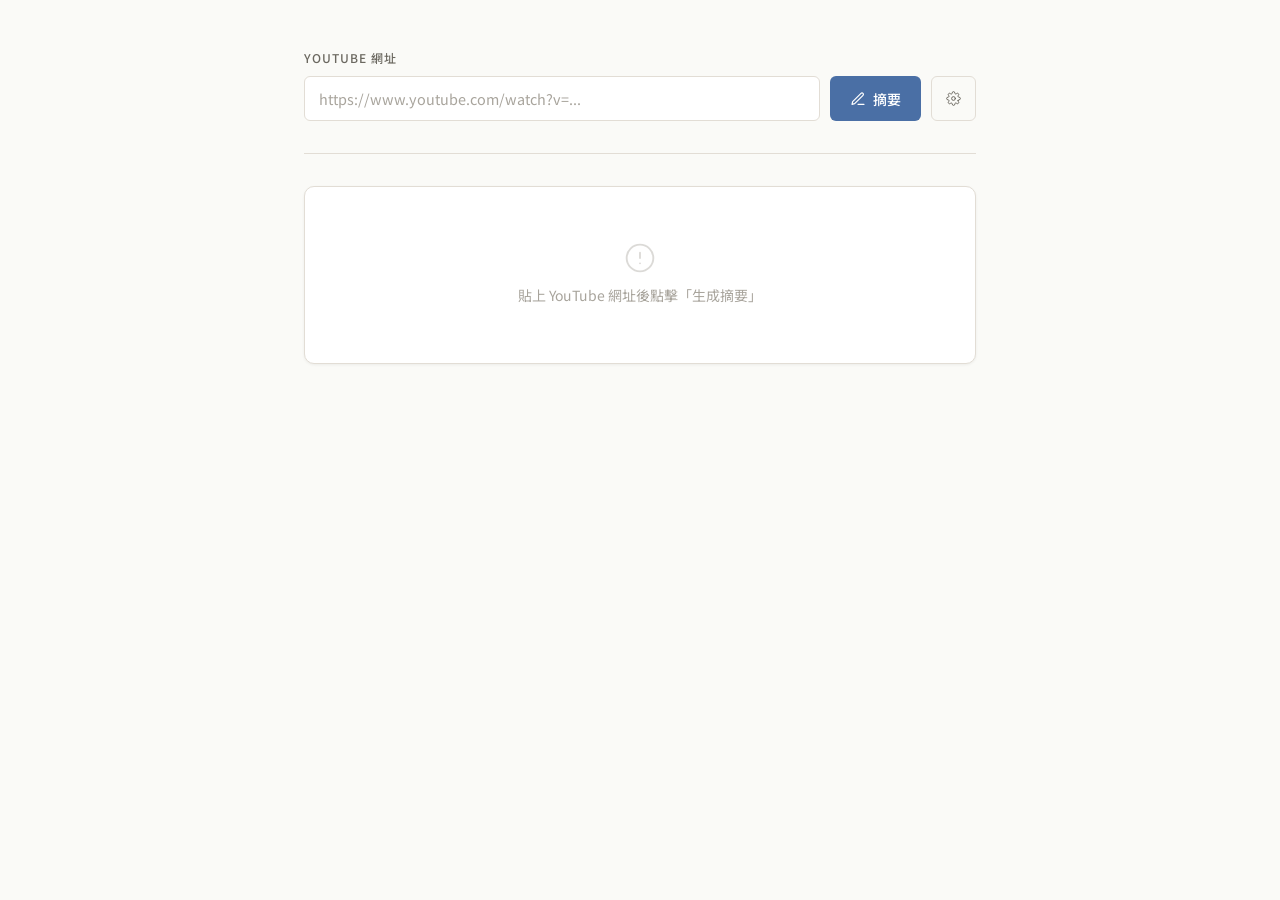
<file: Y2BSummary_web/index.html>
<!DOCTYPE html>
<html lang="zh-TW">
<head>
  <meta charset="UTF-8" />
  <meta name="viewport" content="width=device-width, initial-scale=1.0" />
  <title>YouTube 摘要</title>
  <!-- 內嵌 SVG data URI：分頁圖示不依賴第二次請求；另保留同目錄 favicon.svg 供書籤／離線使用 -->
  <link rel="icon" type="image/svg+xml" sizes="any" href="data:image/svg+xml,%3Csvg%20xmlns%3D%22http%3A%2F%2Fwww.w3.org%2F2000%2Fsvg%22%20viewBox%3D%220%200%2032%2032%22%20role%3D%22img%22%20aria-label%3D%22YouTube%20%E6%91%98%E8%A6%81%22%3E%20%3Cdefs%3E%20%3ClinearGradient%20id%3D%22bg%22%20x1%3D%220%25%22%20y1%3D%220%25%22%20x2%3D%22100%25%22%20y2%3D%22100%25%22%3E%20%3Cstop%20offset%3D%220%25%22%20stop-color%3D%22%235A7FB8%22%2F%3E%20%3Cstop%20offset%3D%22100%25%22%20stop-color%3D%22%233D5F94%22%2F%3E%20%3C%2FlinearGradient%3E%20%3C%2Fdefs%3E%20%3Crect%20width%3D%2232%22%20height%3D%2232%22%20rx%3D%228%22%20fill%3D%22url(%23bg)%22%2F%3E%20%3Cpath%20d%3D%22M11%209v14l11-7-11-7z%22%20fill%3D%22%23FAFAF7%22%2F%3E%20%3Crect%20x%3D%228%22%20y%3D%2223.5%22%20width%3D%2216%22%20height%3D%222.2%22%20rx%3D%221.1%22%20fill%3D%22%23FAFAF7%22%20opacity%3D%220.92%22%2F%3E%20%3C%2Fsvg%3E" />
  <link rel="icon" href="favicon.svg" type="image/svg+xml" sizes="any" />
  <link rel="preconnect" href="https://fonts.googleapis.com" />
  <link rel="preconnect" href="https://fonts.gstatic.com" crossorigin />
  <link href="https://fonts.googleapis.com/css2?family=Noto+Serif+TC:wght@400;600&family=Noto+Sans+TC:wght@300;400;500&display=swap" rel="stylesheet" />
  <style>
    *, *::before, *::after {
      box-sizing: border-box;
      margin: 0;
      padding: 0;
    }

    :root {
      --bg:        #FAFAF7;
      --bg-card:   #FFFFFF;
      --border:    #E2DDD5;
      --border-focus: #8A9BB5;
      --ink:       #1C1C1E;
      --ink-muted: #6B6860;
      --ink-faint: #A8A49C;
      --accent:    #4A6FA5;
      --accent-bg: #EEF2F8;
      --danger:    #B84040;
      --success:   #3A7D5A;
      --shadow-sm: 0 1px 3px rgba(0,0,0,0.06);
      --shadow-md: 0 4px 16px rgba(0,0,0,0.08);
      --radius:    6px;
      --radius-lg: 10px;
      --font-serif: 'Noto Serif TC', serif;
      --font-sans:  'Noto Sans TC', sans-serif;
      --transition: 180ms ease;
    }

    html { font-size: 16px; }

    body {
      font-family: var(--font-sans);
      background: var(--bg);
      color: var(--ink);
      min-height: 100vh;
      line-height: 1.7;
      -webkit-font-smoothing: antialiased;
    }

    /* ── Layout ── */
    .page-wrapper {
      max-width: 720px;
      margin: 0 auto;
      padding: 48px 24px 80px;
    }

    /* ── Settings button ── */
    .btn-settings {
      display: flex;
      align-items: center;
      gap: 6px;
      padding: 7px 14px;
      background: transparent;
      border: 1px solid var(--border);
      border-radius: var(--radius);
      color: var(--ink-muted);
      font-family: var(--font-sans);
      font-size: 0.8rem;
      font-weight: 400;
      cursor: pointer;
      transition: border-color var(--transition), color var(--transition), background var(--transition);
    }

    .btn-settings:hover {
      border-color: var(--border-focus);
      color: var(--ink);
      background: var(--accent-bg);
    }

    .btn-settings:focus-visible {
      outline: 2px solid var(--accent);
      outline-offset: 2px;
    }

    .btn-settings svg {
      width: 15px;
      height: 15px;
      flex-shrink: 0;
    }

    /* ── URL Input Section ── */
    .input-section {
      margin-bottom: 32px;
    }

    .input-label {
      display: block;
      font-size: 0.75rem;
      font-weight: 500;
      color: var(--ink-muted);
      letter-spacing: 0.08em;
      text-transform: uppercase;
      margin-bottom: 8px;
    }

    .url-row {
      display: flex;
      gap: 10px;
      align-items: stretch;
    }

    .url-input {
      flex: 1;
      padding: 11px 14px;
      background: var(--bg-card);
      border: 1px solid var(--border);
      border-radius: var(--radius);
      font-family: var(--font-sans);
      font-size: 0.9rem;
      color: var(--ink);
      transition: border-color var(--transition), box-shadow var(--transition);
      min-width: 0;
    }

    .url-input::placeholder {
      color: var(--ink-faint);
    }

    .url-input:focus {
      outline: none;
      border-color: var(--border-focus);
      box-shadow: 0 0 0 3px rgba(74, 111, 165, 0.12);
    }

    /* ── Submit button ── */
    .btn-submit {
      display: flex;
      align-items: center;
      gap: 7px;
      padding: 11px 20px;
      background: var(--accent);
      border: none;
      border-radius: var(--radius);
      color: #fff;
      font-family: var(--font-sans);
      font-size: 0.875rem;
      font-weight: 500;
      cursor: pointer;
      white-space: nowrap;
      transition: background var(--transition), opacity var(--transition);
    }

    .btn-submit:hover:not(:disabled) {
      background: #3a5f95;
    }

    .btn-submit:disabled {
      opacity: 0.5;
      cursor: not-allowed;
    }

    .btn-submit:focus-visible {
      outline: 2px solid var(--accent);
      outline-offset: 2px;
    }

    .btn-submit svg {
      width: 16px;
      height: 16px;
      flex-shrink: 0;
    }

    /* ── Divider ── */
    .divider {
      border: none;
      border-top: 1px solid var(--border);
      margin: 32px 0;
    }

    /* ── Result Section ── */
    .result-section {
      min-height: 120px;
    }

    .result-card {
      background: var(--bg-card);
      border: 1px solid var(--border);
      border-radius: var(--radius-lg);
      padding: 28px 32px;
      box-shadow: var(--shadow-sm);
      min-height: 120px;
    }

    /* Placeholder state */
    .result-placeholder {
      display: flex;
      flex-direction: column;
      align-items: center;
      justify-content: center;
      gap: 10px;
      min-height: 120px;
      color: var(--ink-faint);
      font-size: 0.875rem;
    }

    .result-placeholder svg {
      width: 32px;
      height: 32px;
      opacity: 0.4;
    }

    /* Loading state */
    .result-loading {
      display: flex;
      flex-direction: column;
      align-items: center;
      justify-content: center;
      gap: 14px;
      min-height: 120px;
      color: var(--ink-muted);
      font-size: 0.875rem;
    }

    .spinner {
      width: 28px;
      height: 28px;
      border: 2px solid var(--border);
      border-top-color: var(--accent);
      border-radius: 50%;
      animation: spin 0.8s linear infinite;
    }

    @keyframes spin {
      to { transform: rotate(360deg); }
    }

    /* Error state */
    .result-error {
      color: var(--danger);
      font-size: 0.875rem;
      display: flex;
      align-items: flex-start;
      gap: 10px;
    }

    .result-error svg {
      width: 16px;
      height: 16px;
      flex-shrink: 0;
      margin-top: 2px;
    }

    /* Content state */
    .result-content {
      font-size: 0.9rem;
      line-height: 1.8;
      color: var(--ink);
    }

    .result-content h1,
    .result-content h2,
    .result-content h3 {
      font-family: var(--font-serif);
      font-weight: 600;
      color: var(--ink);
      margin: 1.4em 0 0.5em;
    }

    .result-content h1 { font-size: 1.15rem; }
    .result-content h2 { font-size: 1.05rem; }
    .result-content h3 { font-size: 0.95rem; }

    .result-content h1:first-child,
    .result-content h2:first-child,
    .result-content h3:first-child {
      margin-top: 0;
    }

    .result-content p {
      margin-bottom: 0.9em;
    }

    .result-content ul,
    .result-content ol {
      padding-left: 1.4em;
      margin-bottom: 0.9em;
    }

    .result-content li {
      margin-bottom: 0.3em;
    }

    .result-content strong {
      font-weight: 500;
      color: var(--ink);
    }

    .result-content em {
      font-style: italic;
      color: var(--ink-muted);
    }

    .result-content code {
      font-family: 'Courier New', monospace;
      font-size: 0.82rem;
      background: var(--accent-bg);
      color: var(--accent);
      padding: 1px 5px;
      border-radius: 3px;
    }

    .result-content pre {
      background: #F4F2EE;
      border: 1px solid var(--border);
      border-radius: var(--radius);
      padding: 14px 16px;
      overflow-x: auto;
      margin-bottom: 0.9em;
    }

    .result-content pre code {
      background: none;
      padding: 0;
      color: var(--ink);
      font-size: 0.82rem;
    }

    /* ── Modal Overlay ── */
    .modal-overlay {
      position: fixed;
      inset: 0;
      background: rgba(28, 28, 30, 0.45);
      display: flex;
      align-items: center;
      justify-content: center;
      z-index: 50;
      padding: 24px;
      backdrop-filter: blur(2px);
      opacity: 0;
      pointer-events: none;
      transition: opacity 200ms ease;
    }

    .modal-overlay.is-open {
      opacity: 1;
      pointer-events: auto;
    }

    .modal {
      background: var(--bg-card);
      border: 1px solid var(--border);
      border-radius: var(--radius-lg);
      box-shadow: var(--shadow-md);
      width: 100%;
      max-width: 480px;
      transform: translateY(8px);
      transition: transform 200ms ease;
    }

    .modal-overlay.is-open .modal {
      transform: translateY(0);
    }

    .modal-header {
      display: flex;
      align-items: center;
      justify-content: space-between;
      padding: 20px 24px 16px;
      border-bottom: 1px solid var(--border);
    }

    .modal-title {
      font-family: var(--font-serif);
      font-size: 1rem;
      font-weight: 600;
      color: var(--ink);
      letter-spacing: 0.02em;
    }

    .btn-modal-close {
      display: flex;
      align-items: center;
      justify-content: center;
      width: 30px;
      height: 30px;
      background: transparent;
      border: none;
      border-radius: var(--radius);
      color: var(--ink-faint);
      cursor: pointer;
      transition: background var(--transition), color var(--transition);
    }

    .btn-modal-close:hover {
      background: var(--bg);
      color: var(--ink);
    }

    .btn-modal-close:focus-visible {
      outline: 2px solid var(--accent);
      outline-offset: 2px;
    }

    .btn-modal-close svg {
      width: 16px;
      height: 16px;
    }

    .modal-body {
      padding: 24px;
      display: flex;
      flex-direction: column;
      gap: 20px;
      max-height: min(70vh, 640px);
      overflow-y: auto;
    }

    .settings-fieldset {
      border: 1px solid var(--border);
      border-radius: var(--radius);
      padding: 14px 16px 16px;
      margin: 0;
    }

    .settings-fieldset legend {
      font-family: var(--font-sans);
      font-size: 0.78rem;
      font-weight: 600;
      color: var(--ink-muted);
      letter-spacing: 0.06em;
      padding: 0 6px;
    }

    .param-row {
      display: grid;
      grid-template-columns: 1fr 1fr;
      gap: 12px;
      margin-bottom: 14px;
    }

    .param-row .field {
      margin: 0;
    }

    .field {
      display: flex;
      flex-direction: column;
      gap: 6px;
    }

    .field-label {
      font-size: 0.78rem;
      font-weight: 500;
      color: var(--ink-muted);
      letter-spacing: 0.06em;
      text-transform: uppercase;
    }

    .field-hint {
      font-size: 0.75rem;
      color: var(--ink-faint);
      margin-top: 3px;
    }

    .field-input {
      padding: 9px 12px;
      background: var(--bg);
      border: 1px solid var(--border);
      border-radius: var(--radius);
      font-family: var(--font-sans);
      font-size: 0.875rem;
      color: var(--ink);
      transition: border-color var(--transition), box-shadow var(--transition);
    }

    .field-input::placeholder {
      color: var(--ink-faint);
    }

    .field-input:focus {
      outline: none;
      border-color: var(--border-focus);
      box-shadow: 0 0 0 3px rgba(74, 111, 165, 0.12);
    }

    .field-textarea {
      resize: vertical;
      min-height: 120px;
      line-height: 1.6;
    }

    .modal-footer {
      display: flex;
      align-items: center;
      justify-content: flex-end;
      gap: 10px;
      padding: 16px 24px 20px;
      border-top: 1px solid var(--border);
    }

    .btn-secondary {
      padding: 8px 16px;
      background: transparent;
      border: 1px solid var(--border);
      border-radius: var(--radius);
      color: var(--ink-muted);
      font-family: var(--font-sans);
      font-size: 0.85rem;
      cursor: pointer;
      transition: border-color var(--transition), color var(--transition);
    }

    .btn-secondary:hover {
      border-color: var(--border-focus);
      color: var(--ink);
    }

    .btn-secondary:focus-visible {
      outline: 2px solid var(--accent);
      outline-offset: 2px;
    }

    .btn-primary {
      padding: 8px 20px;
      background: var(--accent);
      border: none;
      border-radius: var(--radius);
      color: #fff;
      font-family: var(--font-sans);
      font-size: 0.85rem;
      font-weight: 500;
      cursor: pointer;
      transition: background var(--transition);
    }

    .btn-primary:hover {
      background: #3a5f95;
    }

    .btn-primary:focus-visible {
      outline: 2px solid var(--accent);
      outline-offset: 2px;
    }

    /* ── Toast ── */
    .toast {
      position: fixed;
      bottom: 28px;
      left: 50%;
      transform: translateX(-50%) translateY(12px);
      background: var(--ink);
      color: #fff;
      font-size: 0.82rem;
      padding: 9px 18px;
      border-radius: 20px;
      box-shadow: var(--shadow-md);
      opacity: 0;
      pointer-events: none;
      transition: opacity 200ms ease, transform 200ms ease;
      white-space: nowrap;
      z-index: 100;
    }

    .toast.is-visible {
      opacity: 1;
      transform: translateX(-50%) translateY(0);
    }

    /* ── Responsive ── */
    @media (max-width: 600px) {
      .page-wrapper {
        padding: 32px 16px 64px;
      }

      .url-row {
        flex-direction: column;
      }

      .result-card {
        padding: 20px 18px;
      }

      .modal-body {
        padding: 18px;
      }
    }

    @media (prefers-reduced-motion: reduce) {
      *, *::before, *::after {
        animation-duration: 0.01ms !important;
        transition-duration: 0.01ms !important;
      }
    }
  </style>
</head>
<body>
  <div class="page-wrapper">
    <!-- URL Input -->
    <section class="input-section">
      <label class="input-label" for="video-url">YouTube 網址</label>
      <div class="url-row">
        <input
          type="url"
          id="video-url"
          class="url-input"
          placeholder="https://www.youtube.com/watch?v=..."
          autocomplete="off"
          spellcheck="false"
        />
        <button class="btn-submit" id="submit-btn" type="button">
          <svg viewBox="0 0 24 24" fill="none" stroke="currentColor" stroke-width="1.8" stroke-linecap="round" stroke-linejoin="round" aria-hidden="true">
            <path d="M12 20h9"/>
            <path d="M16.5 3.5a2.121 2.121 0 0 1 3 3L7 19l-4 1 1-4L16.5 3.5z"/>
          </svg>
          摘要
        </button>
        <button class="btn-settings" id="settings-btn" aria-label="開啟設定">
          <svg viewBox="0 0 24 24" fill="none" stroke="currentColor" stroke-width="1.6" stroke-linecap="round" stroke-linejoin="round" aria-hidden="true">
            <circle cx="12" cy="12" r="3"/>
            <path d="M19.4 15a1.65 1.65 0 0 0 .33 1.82l.06.06a2 2 0 0 1-2.83 2.83l-.06-.06a1.65 1.65 0 0 0-1.82-.33 1.65 1.65 0 0 0-1 1.51V21a2 2 0 0 1-4 0v-.09A1.65 1.65 0 0 0 9 19.4a1.65 1.65 0 0 0-1.82.33l-.06.06a2 2 0 0 1-2.83-2.83l.06-.06A1.65 1.65 0 0 0 4.68 15a1.65 1.65 0 0 0-1.51-1H3a2 2 0 0 1 0-4h.09A1.65 1.65 0 0 0 4.6 9a1.65 1.65 0 0 0-.33-1.82l-.06-.06a2 2 0 0 1 2.83-2.83l.06.06A1.65 1.65 0 0 0 9 4.68a1.65 1.65 0 0 0 1-1.51V3a2 2 0 0 1 4 0v.09a1.65 1.65 0 0 0 1 1.51 1.65 1.65 0 0 0 1.82-.33l.06-.06a2 2 0 0 1 2.83 2.83l-.06.06A1.65 1.65 0 0 0 19.4 9a1.65 1.65 0 0 0 1.51 1H21a2 2 0 0 1 0 4h-.09a1.65 1.65 0 0 0-1.51 1z"/>
          </svg>
        </button>
      </div>
    </section>

    <hr class="divider" />

    <!-- Result -->
    <section class="result-section" aria-live="polite" aria-label="摘要結果">

        <div class="result-card" id="result-card">
          <div class="result-placeholder" id="result-placeholder">
            <svg viewBox="0 0 24 24" fill="none" stroke="currentColor" stroke-width="1.4" stroke-linecap="round" stroke-linejoin="round" aria-hidden="true">
              <circle cx="12" cy="12" r="10"/>
              <line x1="12" y1="8" x2="12" y2="12"/>
              <line x1="12" y1="16" x2="12.01" y2="16"/>
            </svg>
            <span>貼上 YouTube 網址後點擊「生成摘要」</span>
          </div>
          <div class="result-loading" id="result-loading" style="display:none">
            <div class="spinner" role="status" aria-label="載入中"></div>
            <span>正在分析影片內容，請稍候…</span>
          </div>
          <div class="result-error" id="result-error" style="display:none">
            <svg viewBox="0 0 24 24" fill="none" stroke="currentColor" stroke-width="1.8" stroke-linecap="round" stroke-linejoin="round" aria-hidden="true">
              <circle cx="12" cy="12" r="10"/>
              <line x1="12" y1="8" x2="12" y2="12"/>
              <line x1="12" y1="16" x2="12.01" y2="16"/>
            </svg>
            <span id="result-error-msg"></span>
          </div>
          <div class="result-content" id="result-content" style="display:none"></div>
        </div>

    </section>

  </div>

  <!-- Settings Modal -->
  <div class="modal-overlay" id="modal-overlay" role="dialog" aria-modal="true" aria-labelledby="modal-title">
    <div class="modal" id="modal">
      <div class="modal-header">
        <h2 class="modal-title" id="modal-title">API 設定</h2>
        <button class="btn-modal-close" id="modal-close" aria-label="關閉設定">
          <svg viewBox="0 0 24 24" fill="none" stroke="currentColor" stroke-width="2" stroke-linecap="round" stroke-linejoin="round" aria-hidden="true">
            <line x1="18" y1="6" x2="6" y2="18"/>
            <line x1="6" y1="6" x2="18" y2="18"/>
          </svg>
        </button>
      </div>

      <div class="modal-body">
        <div class="field">
          <label class="field-label" for="api-key">Gemini API Key</label>
          <input
            type="password"
            id="api-key"
            class="field-input"
            placeholder="AIza..."
            autocomplete="off"
          />
          <p class="field-hint">金鑰儲存於瀏覽器 localStorage，不會上傳至任何伺服器</p>
        </div>

        <div class="field">
          <label class="field-label" for="model-name">Model 名稱</label>
          <input
            type="text"
            id="model-name"
            class="field-input"
            placeholder="gemini-2.5-flash-preview-04-17"
          />
        </div>

        <div class="field">
          <label class="field-label" for="prompt-input">摘要 Prompt</label>
          <textarea
            id="prompt-input"
            class="field-input field-textarea"
            placeholder="請輸入 prompt…"
          ></textarea>
        </div>

        <fieldset class="settings-fieldset">
          <legend>參數設定</legend>
          <div class="param-row">
            <div class="field">
              <label class="field-label" for="fps">FPS（可小數）</label>
              <input type="number" id="fps" class="field-input" value="1" min="0.1" step="0.1" />
            </div>
            <div class="field">
              <label class="field-label" for="media-res">媒體解析度</label>
              <select id="media-res" class="field-input">
                <option value="default" selected>預設</option>
                <option value="low">低</option>
              </select>
            </div>
          </div>
        </fieldset>
      </div>

      <div class="modal-footer">
        <button class="btn-secondary" id="modal-cancel">取消</button>
        <button class="btn-primary" id="modal-save">儲存設定</button>
      </div>
    </div>
  </div>

  <!-- Toast -->
  <div class="toast" id="toast" role="status" aria-live="polite"></div>

  <script src="app.js"></script>
</body>
</html>
</file>
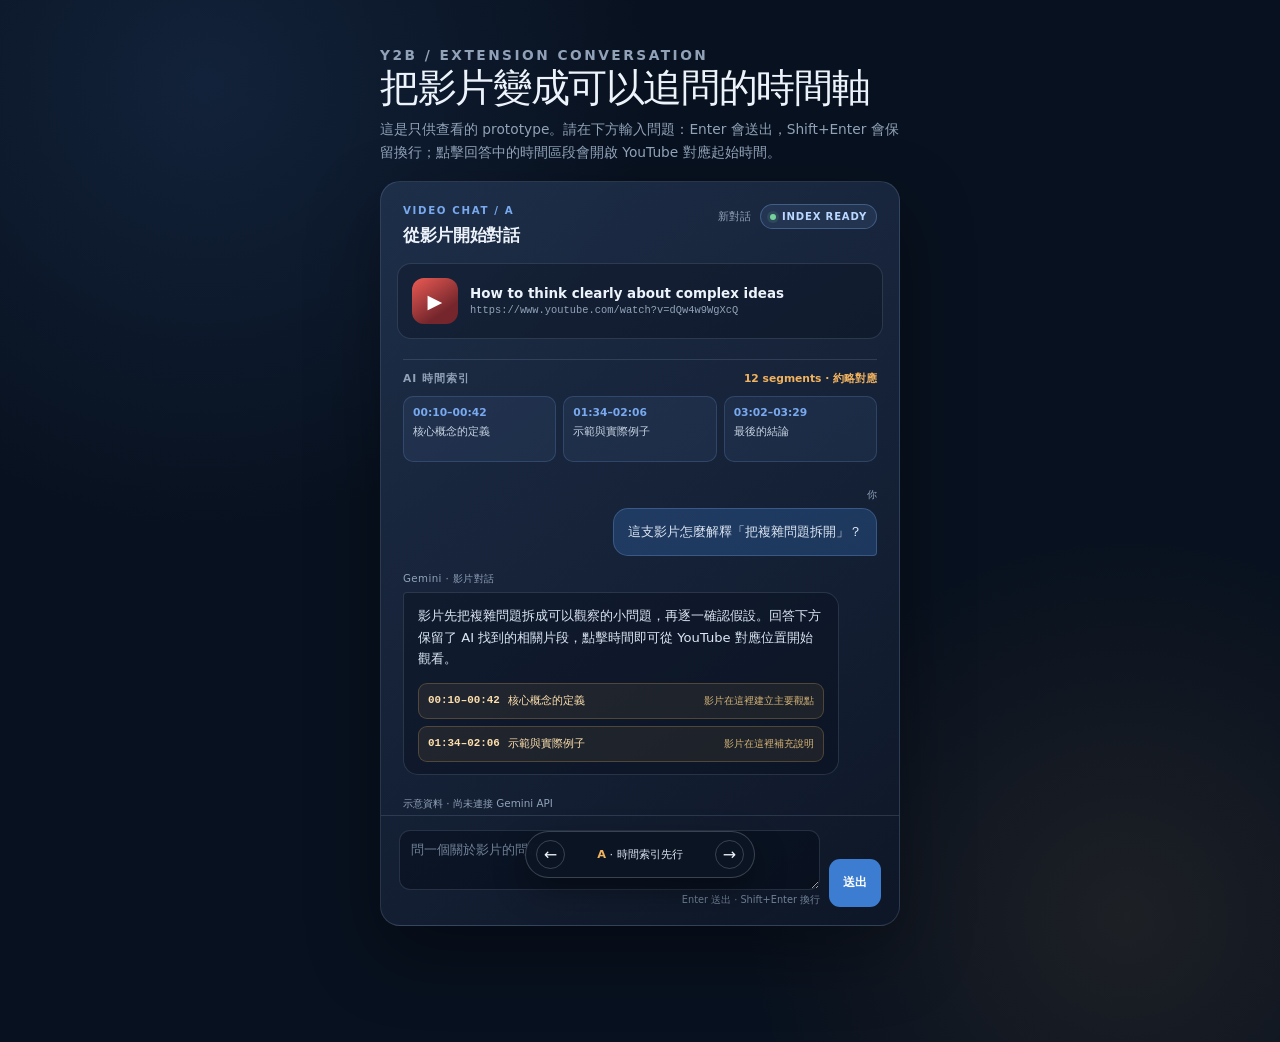
<file: prototype.html>
<!DOCTYPE html>
<html lang="zh-TW">

<head>
  <meta charset="UTF-8">
  <meta name="viewport" content="width=device-width, initial-scale=1.0">
  <title>Y2B 影片對話 Prototype</title>
  <!-- Prototype question: how should YouTube conversation with time references feel inside the extension side panel? Three variants switch via ?variant=A/B/C. -->
  <style>
    :root {
      color-scheme: dark;
      --page: #08111f;
      --page-soft: #101b2d;
      --ink: #edf3fb;
      --muted: #91a2b8;
      --line: rgba(159, 182, 213, 0.18);
      --blue: #79a9ee;
      --blue-strong: #3c7dd1;
      --amber: #f2b35f;
      --shadow: 0 28px 70px rgba(0, 0, 0, 0.34);
      --radius: 20px;
      --ui: "Segoe UI", "Noto Sans TC", system-ui, sans-serif;
      --display: Georgia, "Noto Serif TC", serif;
    }

    * { box-sizing: border-box; }

    html { min-width: 320px; }

    body {
      min-height: 100vh;
      margin: 0;
      padding: 34px 20px 116px;
      background:
        radial-gradient(circle at 16% 8%, rgba(72, 124, 199, 0.16), transparent 28rem),
        radial-gradient(circle at 88% 88%, rgba(242, 179, 95, 0.09), transparent 24rem),
        var(--page);
      color: var(--ink);
      font-family: var(--ui);
    }

    button,
    input,
    textarea { font: inherit; }

    button,
    a { -webkit-tap-highlight-color: transparent; }

    button:focus-visible,
    input:focus-visible,
    textarea:focus-visible,
    a:focus-visible {
      outline: 2px solid var(--amber);
      outline-offset: 3px;
    }

    .prototype-intro {
      width: min(100%, 520px);
      margin: 0 auto 18px;
    }

    .prototype-kicker {
      margin: 0 0 7px;
      color: var(--amber);
      font-size: 0.68rem;
      font-weight: 700;
      letter-spacing: 0.18em;
      text-transform: uppercase;
    }

    .prototype-intro h1 {
      margin: 0;
      font-family: var(--display);
      font-size: clamp(1.75rem, 7vw, 2.45rem);
      font-weight: 500;
      letter-spacing: -0.035em;
      line-height: 1.05;
    }

    .prototype-intro p {
      max-width: 39rem;
      margin: 10px 0 0;
      color: var(--muted);
      font-size: 0.86rem;
      line-height: 1.65;
    }

    #prototype-root {
      width: min(100%, 520px);
      margin: 0 auto;
    }

    .panel {
      min-height: 720px;
      overflow: hidden;
      box-shadow: var(--shadow);
    }

    .panel h2,
    .panel p { margin-top: 0; }

    .panel button,
    .panel a { transition: transform 160ms ease, opacity 160ms ease, background 160ms ease, border-color 160ms ease; }

    .panel button:hover,
    .panel a:hover { transform: translateY(-1px); }

    .panel-a {
      display: flex;
      flex-direction: column;
      border: 1px solid var(--line);
      border-radius: var(--radius);
      background: linear-gradient(145deg, rgba(31, 48, 75, 0.94), rgba(14, 23, 39, 0.98));
    }

    .a-header {
      display: flex;
      align-items: flex-start;
      justify-content: space-between;
      gap: 14px;
      padding: 22px 22px 16px;
    }

    .eyebrow {
      margin: 0 0 8px;
      color: var(--blue);
      font-size: 0.64rem;
      font-weight: 800;
      letter-spacing: 0.16em;
    }

    .a-header h2,
    .c-header h2 {
      margin: 0;
      font-size: 1.06rem;
      font-weight: 650;
      letter-spacing: -0.02em;
    }

    .index-badge,
    .status-pill {
      display: inline-flex;
      align-items: center;
      gap: 6px;
      flex-shrink: 0;
      padding: 6px 9px;
      border: 1px solid rgba(121, 169, 238, 0.34);
      border-radius: 999px;
      background: rgba(121, 169, 238, 0.11);
      color: #b9d7ff;
      font-size: 0.63rem;
      font-weight: 700;
      letter-spacing: 0.08em;
      white-space: nowrap;
    }

    .a-actions {
      display: flex;
      align-items: center;
      gap: 9px;
    }

    .reset-button {
      padding: 5px 0;
      border: 0;
      background: transparent;
      color: var(--muted);
      cursor: pointer;
      font-size: 0.66rem;
      white-space: nowrap;
    }

    .reset-button:hover { color: var(--amber); }

    .index-badge::before,
    .status-pill::before {
      width: 6px;
      height: 6px;
      border-radius: 50%;
      background: #76d29d;
      box-shadow: 0 0 0 3px rgba(118, 210, 157, 0.12);
      content: "";
    }

    .a-source {
      display: grid;
      grid-template-columns: 46px 1fr;
      gap: 12px;
      align-items: center;
      margin: 0 16px;
      padding: 14px;
      border: 1px solid var(--line);
      border-radius: 14px;
      background: rgba(4, 10, 20, 0.28);
    }

    .source-art {
      display: grid;
      place-items: center;
      width: 46px;
      height: 46px;
      border-radius: 12px;
      background: linear-gradient(145deg, #ec5b54, #74262c 72%);
      color: #fff;
      font-size: 1.2rem;
    }

    .source-title {
      margin: 0 0 3px;
      overflow: hidden;
      color: var(--ink);
      font-size: 0.84rem;
      font-weight: 650;
      text-overflow: ellipsis;
      white-space: nowrap;
    }

    .source-url {
      margin: 0;
      overflow: hidden;
      color: var(--muted);
      font-family: ui-monospace, SFMono-Regular, Consolas, monospace;
      font-size: 0.65rem;
      text-overflow: ellipsis;
      white-space: nowrap;
    }

    .a-index {
      margin: 20px 22px 0;
      padding: 12px 0 4px;
      border-top: 1px solid var(--line);
    }

    .section-label {
      display: flex;
      align-items: center;
      justify-content: space-between;
      margin-bottom: 10px;
      color: var(--muted);
      font-size: 0.67rem;
      font-weight: 700;
      letter-spacing: 0.1em;
      text-transform: uppercase;
    }

    .section-label span:last-child { color: var(--amber); letter-spacing: 0; text-transform: none; }

    .timeline {
      display: grid;
      grid-template-columns: repeat(3, 1fr);
      gap: 7px;
    }

    .timeline-link {
      display: block;
      min-height: 66px;
      padding: 9px 9px 8px;
      border: 1px solid rgba(121, 169, 238, 0.2);
      border-radius: 10px;
      background: rgba(121, 169, 238, 0.08);
      color: var(--ink);
      text-decoration: none;
    }

    .timeline-link strong,
    .timeline-link span { display: block; }

    .timeline-link strong { margin-bottom: 5px; color: var(--blue); font-size: 0.67rem; }
    .timeline-link span { color: #c8d4e3; font-size: 0.7rem; line-height: 1.35; }

    .message-thread {
      display: flex;
      flex: 1;
      flex-direction: column;
      gap: 16px;
      padding: 22px;
    }

    .message { display: flex; flex-direction: column; gap: 6px; max-width: 92%; }
    .message-user { align-self: flex-end; align-items: flex-end; }
    .message-assistant { align-self: flex-start; }

    .message-meta {
      color: var(--muted);
      font-size: 0.64rem;
      letter-spacing: 0.04em;
    }

    .bubble {
      padding: 12px 14px;
      border: 1px solid var(--line);
      border-radius: 15px;
      color: #dce6f3;
      font-size: 0.82rem;
      line-height: 1.65;
    }

    .message-user .bubble {
      border-color: rgba(121, 169, 238, 0.28);
      border-bottom-right-radius: 4px;
      background: rgba(60, 125, 209, 0.27);
    }

    .message-assistant .bubble {
      border-top-left-radius: 4px;
      background: rgba(7, 14, 27, 0.38);
    }

    .bubble p { margin: 0; }

    .references {
      display: grid;
      gap: 7px;
      margin-top: 13px;
    }

    .reference-link {
      display: grid;
      grid-template-columns: auto 1fr auto;
      gap: 8px;
      align-items: center;
      padding: 8px 9px;
      border: 1px solid rgba(242, 179, 95, 0.24);
      border-radius: 9px;
      background: rgba(242, 179, 95, 0.08);
      color: #ffe0ad;
      font-size: 0.68rem;
      text-decoration: none;
    }

    .reference-link strong { font-family: ui-monospace, SFMono-Regular, Consolas, monospace; font-size: 0.68rem; }
    .reference-link span { overflow: hidden; text-overflow: ellipsis; white-space: nowrap; }
    .reference-link em { color: #d6b477; font-size: 0.61rem; font-style: normal; }

    .composer {
      display: flex;
      align-items: flex-end;
      gap: 9px;
      padding: 14px 18px 18px;
      border-top: 1px solid var(--line);
    }

    .composer-field { min-width: 0; flex: 1; }

    .chat-input {
      display: block;
      width: 100%;
      min-height: 48px;
      max-height: 130px;
      resize: vertical;
      padding: 10px 11px;
      border: 1px solid var(--line);
      border-radius: 11px;
      background: rgba(4, 10, 20, 0.45);
      color: var(--ink);
      font-size: 0.79rem;
      line-height: 1.5;
    }

    .chat-input::placeholder { color: #718299; }

    .key-hint {
      display: block;
      margin-top: 4px;
      color: #718299;
      font-size: 0.61rem;
      text-align: right;
    }

    .send-button {
      display: inline-flex;
      min-height: 48px;
      align-items: center;
      justify-content: center;
      padding: 0 14px;
      border: 0;
      border-radius: 11px;
      background: var(--blue-strong);
      color: #fff;
      cursor: pointer;
      font-size: 0.76rem;
      font-weight: 700;
      white-space: nowrap;
    }

    .send-button:hover { background: #5594e4; }

    .sr-only {
      position: absolute;
      width: 1px;
      height: 1px;
      padding: 0;
      overflow: hidden;
      clip: rect(0, 0, 0, 0);
      white-space: nowrap;
      border: 0;
    }

    .composer-status {
      min-height: 18px;
      padding: 0 22px 4px;
      color: var(--muted);
      font-size: 0.65rem;
    }

    /* Variant B: a warmer, cinema-like prompt-first layout. */
    .panel-b {
      border: 1px solid #d9ccbb;
      border-radius: 5px;
      background: #f3eee6;
      color: #2f2a24;
      box-shadow: 12px 16px 0 rgba(242, 179, 95, 0.15), var(--shadow);
    }

    .b-topline {
      display: flex;
      align-items: center;
      justify-content: space-between;
      padding: 17px 19px 13px;
      border-bottom: 1px solid #d9ccbb;
    }

    .b-topline .eyebrow { margin: 0; color: #a36132; }

    .b-topline .status-pill {
      border-color: #c6d8c8;
      background: #e6f0e6;
      color: #3c6847;
    }

    .b-body { padding: 18px 18px 0; }

    .b-summary {
      margin-bottom: 19px;
      padding: 14px;
      border: 1px solid #d9ccbb;
      background: #eee5da;
    }

    .b-summary-header {
      display: flex;
      align-items: flex-start;
      justify-content: space-between;
      gap: 10px;
      margin-bottom: 10px;
    }

    .b-summary-header .prompt-label { margin-bottom: 5px; }

    .b-summary-header h3 {
      margin: 0;
      color: #3d342c;
      font-size: 0.87rem;
      font-weight: 700;
    }

    .summary-state {
      flex-shrink: 0;
      padding-top: 2px;
      color: #9a7757;
      font-size: 0.64rem;
      white-space: nowrap;
    }

    .summary-form { display: grid; gap: 8px; }

    .summary-input {
      width: 100%;
      min-height: 116px;
      resize: vertical;
      padding: 10px;
      border: 1px solid #d5c5b3;
      border-radius: 4px;
      background: #fffaf3;
      color: #433b34;
      font-size: 0.72rem;
      line-height: 1.55;
    }

    .summary-button {
      justify-self: start;
      padding: 8px 12px;
      border: 0;
      border-radius: 4px;
      background: #a36132;
      color: #fffaf3;
      cursor: pointer;
      font-size: 0.71rem;
      font-weight: 700;
    }

    .summary-button:hover { background: #844e28; }

    .summary-result {
      margin-top: 10px;
      padding: 10px;
      border-left: 3px solid #a36132;
      background: #fffaf3;
      color: #55483c;
      font-size: 0.72rem;
      line-height: 1.55;
    }

    .prompt-label {
      margin: 0 0 9px;
      color: #85786a;
      font-size: 0.66rem;
      font-weight: 800;
      letter-spacing: 0.12em;
      text-transform: uppercase;
    }

    .prompt-pills {
      display: flex;
      gap: 7px;
      overflow-x: auto;
      padding-bottom: 2px;
      scrollbar-width: none;
    }

    .prompt-pills::-webkit-scrollbar { display: none; }

    .prompt-pills button {
      flex: 0 0 auto;
      padding: 8px 10px;
      border: 1px solid #d5c5b3;
      border-radius: 99px;
      background: #fbf8f3;
      color: #66594c;
      cursor: pointer;
      font-size: 0.69rem;
    }

    .prompt-pills button:hover { border-color: #aa7650; background: #fff; }

    .b-thread {
      min-height: 300px;
      padding: 21px 0 18px;
    }

    .panel-b .message { max-width: 96%; }
    .panel-b .message-user .bubble { border-color: #dfc9ac; background: #ead8bf; color: #554638; }
    .panel-b .message-assistant .bubble { border-color: #dfd4c7; background: #fffaf3; color: #433b34; }
    .panel-b .message-meta { color: #947e68; }
    .panel-b .reference-link { border-color: #e4c998; background: #fff6e5; color: #8a5a2a; }
    .panel-b .reference-link em { color: #aa8051; }
    .panel-b .reset-button { color: #947e68; }
    .panel-b .reset-button:hover { color: #8a5a2a; }

    .b-composer {
      padding: 14px 18px 18px;
      border-top: 1px solid #d9ccbb;
      background: #ebe3d8;
    }

    .panel-b .chat-input { border-color: #d5c5b3; background: #fffaf3; color: #332d27; }
    .panel-b .chat-input::placeholder { color: #aa9a88; }
    .panel-b .key-hint { color: #9c8c7b; }
    .panel-b .composer { display: block; }
    .panel-b .composer-field { width: 100%; }
    .panel-b .send-button { background: #a36132; }
    .panel-b .send-button:hover { background: #844e28; }
    .panel-b .composer-status { padding-right: 0; padding-left: 0; color: #907f6e; }

    /* Variant C: a compact utility layout with the question rail always visible. */
    .panel-c {
      display: grid;
      grid-template-rows: auto auto 1fr auto;
      border: 1px solid #313944;
      border-radius: 0;
      background: #12161b;
      color: #e7edf3;
    }

    .c-header {
      display: flex;
      align-items: center;
      justify-content: space-between;
      gap: 12px;
      padding: 19px 18px 17px;
      border-bottom: 1px solid #313944;
    }

    .c-header h2 { font-family: ui-monospace, SFMono-Regular, Consolas, monospace; font-size: 0.85rem; letter-spacing: 0; }
    .c-header .eyebrow { margin-bottom: 5px; color: #8db3a1; }
    .panel-c .status-pill { border-color: #3a574e; background: #1c2b27; color: #9ec7b1; }

    .c-source-list {
      display: grid;
      grid-template-columns: 1fr 1fr;
      border-bottom: 1px solid #313944;
    }

    .c-source-item {
      min-width: 0;
      padding: 12px 14px;
    }

    .c-source-item + .c-source-item { border-left: 1px solid #313944; }
    .c-source-item small { display: block; margin-bottom: 5px; color: #73808d; font-size: 0.6rem; letter-spacing: 0.08em; text-transform: uppercase; }
    .c-source-item strong { display: block; overflow: hidden; color: #d8e2ec; font-size: 0.7rem; text-overflow: ellipsis; white-space: nowrap; }

    .c-workspace {
      display: grid;
      grid-template-columns: 126px 1fr;
      min-height: 480px;
    }

    .question-rail {
      padding: 17px 11px;
      border-right: 1px solid #313944;
      background: #0d1115;
    }

    .question-rail h3 {
      margin: 0 0 12px;
      color: #758391;
      font-size: 0.61rem;
      font-weight: 700;
      letter-spacing: 0.11em;
      line-height: 1.4;
      text-transform: uppercase;
    }

    .rail-item {
      display: block;
      width: 100%;
      margin-bottom: 7px;
      padding: 9px 8px;
      border: 1px solid #303b45;
      border-radius: 6px;
      background: transparent;
      color: #aebbc8;
      cursor: pointer;
      font-size: 0.66rem;
      line-height: 1.4;
      text-align: left;
    }

    .rail-item:hover { border-color: #668e7c; background: #18211f; color: #d4eadc; }

    .c-thread {
      min-width: 0;
      padding: 18px 14px;
    }

    .panel-c .message { max-width: 100%; }
    .panel-c .message-meta { color: #778695; font-family: ui-monospace, SFMono-Regular, Consolas, monospace; font-size: 0.6rem; }
    .panel-c .bubble { border-radius: 6px; border-color: #303b45; background: #1a2026; color: #d3dde7; font-size: 0.75rem; }
    .panel-c .message-user .bubble { border-color: #36584d; background: #1b3029; color: #c9e2d3; }
    .panel-c .reference-link { border-color: #5a4a2e; border-radius: 5px; background: #282217; color: #e4c987; }
    .panel-c .reference-link em { color: #a9976a; }
    .panel-c .reset-button { color: #778695; }
    .panel-c .reset-button:hover { color: #d4eadc; }

    .c-composer { border-top: 1px solid #313944; background: #0d1115; }
    .panel-c .chat-input { border-color: #35414d; border-radius: 6px; background: #181e24; }
    .panel-c .send-button { border-radius: 6px; background: #4d7b68; }
    .panel-c .send-button:hover { background: #61967f; }
    .panel-c .key-hint { color: #697784; }
    .panel-c .composer-status { padding-left: 18px; padding-right: 18px; }

    .empty-note {
      padding: 24px 8px;
      color: #718092;
      font-size: 0.72rem;
      line-height: 1.6;
      text-align: center;
    }

    .prototype-switcher {
      position: fixed;
      bottom: 22px;
      left: 50%;
      z-index: 10;
      display: flex;
      align-items: center;
      gap: 10px;
      transform: translateX(-50%);
      padding: 8px 10px;
      border: 1px solid rgba(220, 232, 247, 0.22);
      border-radius: 999px;
      background: rgba(12, 21, 35, 0.94);
      box-shadow: 0 14px 34px rgba(0, 0, 0, 0.32);
      backdrop-filter: blur(14px);
      white-space: nowrap;
    }

    .prototype-switcher button {
      display: grid;
      width: 29px;
      height: 29px;
      place-items: center;
      border: 1px solid rgba(220, 232, 247, 0.22);
      border-radius: 50%;
      background: transparent;
      color: var(--ink);
      cursor: pointer;
      font-size: 1rem;
      line-height: 1;
    }

    .prototype-switcher button:hover { border-color: var(--amber); background: rgba(242, 179, 95, 0.12); }

    .switcher-label {
      min-width: 130px;
      color: #dce7f4;
      font-size: 0.71rem;
      text-align: center;
    }

    .switcher-label strong { color: var(--amber); }

    @media (max-width: 470px) {
      body { padding: 22px 10px 104px; }
      .panel { min-height: 680px; }
      .a-header { padding-left: 16px; padding-right: 16px; }
      .a-index { margin-left: 16px; margin-right: 16px; }
      .message-thread { padding-left: 16px; padding-right: 16px; }
      .c-workspace { grid-template-columns: 108px 1fr; }
      .prototype-switcher { bottom: 14px; }
    }

    @media (prefers-reduced-motion: reduce) {
      *, *::before, *::after { scroll-behavior: auto !important; transition-duration: 0.01ms !important; }
    }
  </style>
</head>

<body>
  <header class="prototype-intro">
    <p class="prototype-kicker">Y2B / extension conversation</p>
    <h1>把影片變成可以追問的時間軸</h1>
    <p>這是只供查看的 prototype。請在下方輸入問題：Enter 會送出，Shift+Enter 會保留換行；點擊回答中的時間區段會開啟 YouTube 對應起始時間。</p>
  </header>

  <main id="prototype-root" aria-live="polite"></main>

  <nav class="prototype-switcher" aria-label="Prototype 方案切換">
    <button type="button" data-direction="previous" aria-label="上一個方案">←</button>
    <span class="switcher-label" id="switcher-label"></span>
    <button type="button" data-direction="next" aria-label="下一個方案">→</button>
  </nav>

  <script>
    (() => {
      const VIDEO_ID = 'dQw4w9WgXcQ';
      const VIDEO_URL = `https://www.youtube.com/watch?v=${VIDEO_ID}`;
      const DEFAULT_SUMMARY_PROMPT = [
        '請提供：',
        '1. 影片主要內容筆記',
        '2. 關鍵觀點和重要資訊',
        '3. 主要結論或要點',
        '4. 如果有教學內容，請列出主要步驟',
        '',
        '請用繁體中文回答，並保持內容簡潔明瞭。',
      ].join('\n');
      const VARIANTS = [
        { key: 'A', name: '時間索引先行', render: renderVariantA },
        { key: 'B', name: '影片卡片先行', render: renderVariantB },
        { key: 'C', name: '工具列先行', render: renderVariantC },
      ];
      const root = document.getElementById('prototype-root');
      const switcherLabel = document.getElementById('switcher-label');
      let currentVariant = 0;

      function timeUrl(seconds) {
        return `${VIDEO_URL}&t=${seconds}s`;
      }

      function seedReferences() {
        return [
          { start: 10, end: 42, title: '核心概念的定義', reason: '影片在這裡建立主要觀點' },
          { start: 94, end: 126, title: '示範與實際例子', reason: '影片在這裡補充說明' },
        ];
      }

      function renderVariantA() {
        return `
          <section class="panel panel-a" aria-label="方案 A：時間索引先行">
            <header class="a-header">
              <div>
                <p class="eyebrow">VIDEO CHAT / A</p>
                <h2>從影片開始對話</h2>
              </div>
              <div class="a-actions">
                <button class="reset-button" type="button" data-reset>新對話</button>
                <span class="index-badge">INDEX READY</span>
              </div>
            </header>
            <section class="a-source" aria-label="目前影片">
              <div class="source-art" aria-hidden="true">▶</div>
              <div>
                <p class="source-title">How to think clearly about complex ideas</p>
                <p class="source-url">${VIDEO_URL}</p>
              </div>
            </section>
            <section class="a-index" aria-label="AI 時間索引">
              <div class="section-label"><span>AI 時間索引</span><span>12 segments · 約略對應</span></div>
              <div class="timeline">
                <a class="timeline-link" href="${timeUrl(10)}" target="_blank" rel="noopener noreferrer"><strong>00:10–00:42</strong><span>核心概念的定義</span></a>
                <a class="timeline-link" href="${timeUrl(94)}" target="_blank" rel="noopener noreferrer"><strong>01:34–02:06</strong><span>示範與實際例子</span></a>
                <a class="timeline-link" href="${timeUrl(182)}" target="_blank" rel="noopener noreferrer"><strong>03:02–03:29</strong><span>最後的結論</span></a>
              </div>
            </section>
            <div class="message-thread" data-thread role="log" aria-label="方案 A 對話內容"></div>
            <div class="composer-status" data-status role="status" aria-live="polite">示意資料 · 尚未連接 Gemini API</div>
            ${composerMarkup('a')}
          </section>`;
      }

      function renderVariantB() {
        return `
          <section class="panel panel-b" aria-label="方案 B：影片卡片先行">
            <header class="b-topline">
              <p class="eyebrow">Y2B / ASK THE VIDEO</p>
              <div class="a-actions">
                <button class="reset-button" type="button" data-reset>新對話</button>
                <span class="status-pill">12 段索引完成</span>
              </div>
            </header>
            <section class="b-body">
              <section class="b-summary" aria-labelledby="b-summary-title">
                <div class="b-summary-header">
                  <div>
                    <p class="prompt-label">保留現有流程</p>
                    <h3 id="b-summary-title">預設 Prompt 產生摘要</h3>
                  </div>
                  <span class="summary-state" data-summary-state>尚未產生</span>
                </div>
                <form class="summary-form" data-summary-form>
                  <label class="sr-only" for="summary-prompt">摘要 Prompt</label>
                  <textarea class="summary-input" id="summary-prompt" data-summary-input rows="5"></textarea>
                  <button class="summary-button" type="submit">產生摘要</button>
                </form>
                <div class="summary-result" data-summary-result hidden role="status">示意摘要：影片把複雜觀點拆成可觀察的小問題，再逐一確認假設。</div>
              </section>
              <p class="prompt-label">你可以這樣問</p>
              <div class="prompt-pills" data-prompt-pills>
                <button type="button">這支影片的核心觀點？</button>
                <button type="button">哪裡有實際例子？</button>
                <button type="button">用一句話總結</button>
              </div>
              <section class="message-thread b-thread" data-thread role="log" aria-label="方案 B 對話內容"></section>
            </section>
            <div class="b-composer">
              <div class="composer-status" data-status role="status" aria-live="polite">示意資料 · 可直接追問影片</div>
              ${composerMarkup('b', false)}
            </div>
          </section>`;
      }

      function renderVariantC() {
        return `
          <section class="panel panel-c" aria-label="方案 C：工具列先行">
            <header class="c-header">
              <div>
                <p class="eyebrow">SESSION / 01</p>
                <h2>影片對話</h2>
              </div>
              <div class="a-actions">
                <button class="reset-button" type="button" data-reset>新對話</button>
                <span class="status-pill">READY</span>
              </div>
            </header>
            <section class="c-source-list" aria-label="影片狀態">
              <div class="c-source-item"><small>Source</small><strong>complex-ideas</strong></div>
              <div class="c-source-item"><small>Index</small><strong>12 segments / AI</strong></div>
            </section>
            <div class="c-workspace">
              <aside class="question-rail">
                <h3>快速提問</h3>
                <button class="rail-item" type="button">核心觀點？</button>
                <button class="rail-item" type="button">關鍵例子？</button>
                <button class="rail-item" type="button">整理成步驟</button>
              </aside>
              <section class="message-thread c-thread" data-thread role="log" aria-label="方案 C 對話內容"></section>
            </div>
            <div class="c-composer">
              <div class="composer-status" data-status role="status" aria-live="polite">外部 YouTube 起始時間連結 · 無內嵌播放器</div>
              ${composerMarkup('c')}
            </div>
          </section>`;
      }

      function composerMarkup(variant, showSubmitButton = true) {
        return `
          <form class="composer" data-form="${variant}">
            <div class="composer-field">
              <label class="sr-only" for="chat-input-${variant}">詢問影片</label>
              <textarea class="chat-input" id="chat-input-${variant}" data-input rows="2" maxlength="500" placeholder="問一個關於影片的問題…" autocomplete="off"></textarea>
              <small class="key-hint">Enter 送出 · Shift+Enter 換行</small>
            </div>
            ${showSubmitButton ? '<button class="send-button" type="submit">送出</button>' : ''}
          </form>`;
      }

      function createReference(reference) {
        const link = document.createElement('a');
        link.className = 'reference-link';
        link.href = timeUrl(reference.start);
        link.target = '_blank';
        link.rel = 'noopener noreferrer';

        const time = document.createElement('strong');
        time.textContent = `${formatTime(reference.start)}–${formatTime(reference.end)}`;
        const title = document.createElement('span');
        title.textContent = reference.title;
        const reason = document.createElement('em');
        reason.textContent = reference.reason;

        link.append(time, title, reason);
        return link;
      }

      function createUserMessage(text) {
        const article = document.createElement('article');
        article.className = 'message message-user';
        const meta = document.createElement('div');
        meta.className = 'message-meta';
        meta.textContent = '你';
        const bubble = document.createElement('div');
        bubble.className = 'bubble';
        bubble.textContent = text;
        article.append(meta, bubble);
        return article;
      }

      function createAssistantMessage(text, references) {
        const article = document.createElement('article');
        article.className = 'message message-assistant';
        const meta = document.createElement('div');
        meta.className = 'message-meta';
        meta.textContent = 'Gemini · 影片對話';
        const bubble = document.createElement('div');
        bubble.className = 'bubble';
        const answer = document.createElement('p');
        answer.textContent = text;
        bubble.append(answer);

        if (references.length) {
          const list = document.createElement('div');
          list.className = 'references';
          references.forEach((reference) => list.appendChild(createReference(reference)));
          bubble.appendChild(list);
        }

        article.append(meta, bubble);
        return article;
      }

      function seedThread(thread) {
        thread.append(
          createUserMessage('這支影片怎麼解釋「把複雜問題拆開」？'),
          createAssistantMessage(
            '影片先把複雜問題拆成可以觀察的小問題，再逐一確認假設。回答下方保留了 AI 找到的相關片段，點擊時間即可從 YouTube 對應位置開始觀看。',
            seedReferences(),
          ),
        );
      }

      function wireSummary() {
        const form = root.querySelector('[data-summary-form]');
        if (!form) return;

        const input = root.querySelector('[data-summary-input]');
        const state = root.querySelector('[data-summary-state]');
        const result = root.querySelector('[data-summary-result]');
        input.value = DEFAULT_SUMMARY_PROMPT;

        form.addEventListener('submit', (event) => {
          event.preventDefault();
          if (!input.value.trim()) {
            state.textContent = '請先輸入 Prompt';
            return;
          }
          state.textContent = '示意摘要已產生';
          result.hidden = false;
        });
      }

      function wireConversation() {
        const thread = root.querySelector('[data-thread]');
        const form = root.querySelector('[data-form]');
        const input = root.querySelector('[data-input]');
        const status = root.querySelector('[data-status]');

        seedThread(thread);

        form.addEventListener('submit', (event) => {
          event.preventDefault();
          const question = input.value.trim();
          if (!question) {
            status.textContent = '請先輸入問題；這裡是 prototype，不會送出 API 請求。';
            input.focus();
            return;
          }

          thread.appendChild(createUserMessage(question));
          input.value = '';
          status.textContent = '示意回應中…';
          thread.scrollTop = thread.scrollHeight;

          window.setTimeout(() => {
            thread.appendChild(createAssistantMessage(
              '示意回答：Gemini 會沿用第一次建立的影片時間索引，只回傳與問題相關的片段 ID；前端再把合法 ID 轉成可點擊的 YouTube 起始時間。',
              [{ start: 10, end: 42, title: '拆解複雜問題的方法', reason: '與問題最相關' }],
            ));
            status.textContent = '已加入示意回應 · 引用時間可能有誤差';
            thread.scrollTop = thread.scrollHeight;
          }, 180);
        });

        input.addEventListener('keydown', (event) => {
          if (event.key !== 'Enter' || event.shiftKey || event.isComposing || event.keyCode === 229) return;
          event.preventDefault();
          form.requestSubmit();
        });

        root.querySelectorAll('[data-prompt-pills] button, .rail-item').forEach((button) => {
          button.addEventListener('click', () => {
            input.value = button.textContent.trim();
            input.focus();
          });
        });
      }

      function resetConversation() {
        const thread = root.querySelector('[data-thread]');
        const input = root.querySelector('[data-input]');
        const status = root.querySelector('[data-status]');
        thread.replaceChildren();
        input.value = '';
        status.textContent = '新對話已開始 · 尚未送出 API 請求';
        input.focus();
      }

      function render() {
        const url = new URL(window.location.href);
        const requested = url.searchParams.get('variant');
        const found = VARIANTS.findIndex((variant) => variant.key === requested);
        currentVariant = found >= 0 ? found : 0;
        root.innerHTML = VARIANTS[currentVariant].render();
        switcherLabel.innerHTML = `<strong>${VARIANTS[currentVariant].key}</strong> · ${VARIANTS[currentVariant].name}`;
        wireSummary();
        wireConversation();
      }

      function setVariant(index) {
        currentVariant = (index + VARIANTS.length) % VARIANTS.length;
        const url = new URL(window.location.href);
        url.searchParams.set('variant', VARIANTS[currentVariant].key);
        window.history.replaceState(null, '', url);
        render();
      }

      function formatTime(seconds) {
        const minutes = Math.floor(seconds / 60).toString().padStart(2, '0');
        const remaining = (seconds % 60).toString().padStart(2, '0');
        return `${minutes}:${remaining}`;
      }

      document.querySelector('[data-direction="previous"]').addEventListener('click', () => setVariant(currentVariant - 1));
      document.querySelector('[data-direction="next"]').addEventListener('click', () => setVariant(currentVariant + 1));
      document.addEventListener('keydown', (event) => {
        const target = event.target;
        if (target.matches('input, textarea, [contenteditable="true"]')) return;
        if (event.key === 'ArrowLeft') setVariant(currentVariant - 1);
        if (event.key === 'ArrowRight') setVariant(currentVariant + 1);
      });

      root.addEventListener('click', (event) => {
        if (event.target.closest('[data-form]')) return;
        const reset = event.target.closest('[data-reset]');
        if (reset) resetConversation();
      });

      render();
    })();
  </script>
</body>

</html>
</file>
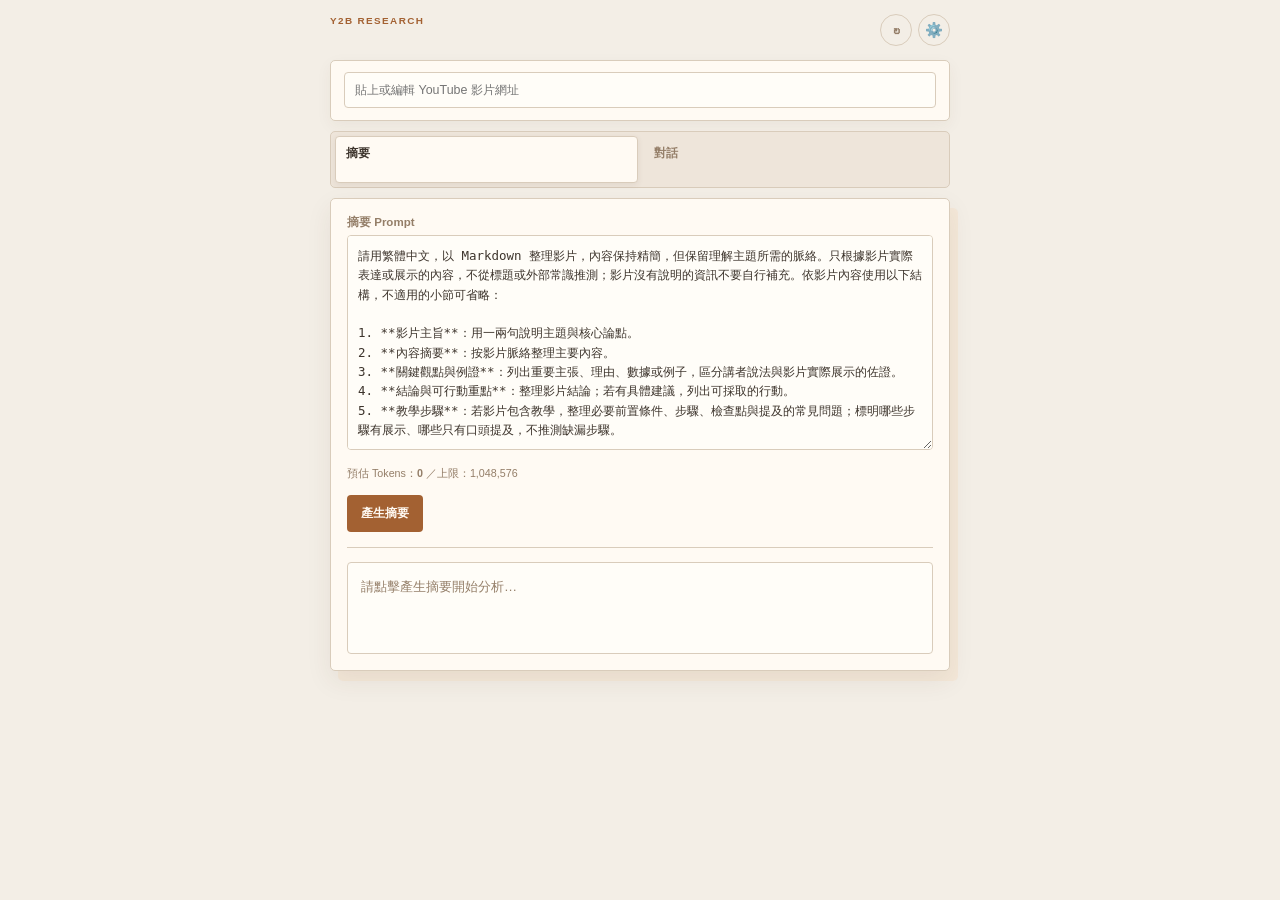
<file: sidepanel.html>
<!DOCTYPE html>
<html lang="zh-TW">

<head>
    <meta charset="UTF-8">
    <meta name="viewport" content="width=device-width, initial-scale=1.0">
    <title>Y2BExt</title>
    <link rel="stylesheet" href="sidepanel.css">
</head>

<body>
    <div class="container">
        <div class="header-row">
            <div>
                <span class="brand-kicker">Y2B RESEARCH</span>
            </div>
            <div class="header-buttons">
                <button id="refresh-btn" class="icon-btn" title="重新整理網址和範圍">↻</button>
                <button id="settings-btn" class="icon-btn" title="設定">⚙️</button>
            </div>
        </div>

        <div class="video-source" aria-labelledby="video-url-label">
            <input type="text" id="video-url" placeholder="貼上或編輯 YouTube 影片網址">
        </div>

        <div class="tab-bar" role="tablist" aria-label="摘要與影片對話">
            <button class="tab-btn is-active" id="tab-summary" type="button" role="tab" aria-selected="true" aria-controls="panel-summary">
                <span class="tab-label">摘要</span>
            </button>
            <button class="tab-btn" id="tab-chat" type="button" role="tab" aria-selected="false" aria-controls="panel-chat">
                <span class="tab-label">對話</span>
            </button>
        </div>

        <div class="tab-panel is-active" id="panel-summary" role="tabpanel" aria-labelledby="tab-summary">
        <section class="summary-card" aria-labelledby="summary-title">
            <form id="analysis-form">
                <div class="form-group">
                    <label for="prompt">摘要 Prompt</label>
                    <textarea id="prompt" rows="10" placeholder="請以條列方式摘要影片內容"></textarea>
                </div>

                <div class="range-summary">
                    <span>分析範圍：</span>
                    <span id="selected-range">00:00 - 00:00</span>
                    <span class="hint">（點右上角⚙️調整）</span>
                </div>

                <div class="token-info">
                    <p>
                        預估 Tokens：<span id="token-count">0</span>
                        ／上限：<span id="token-cap">1,048,576</span>
                    </p>
                    <p id="token-warning" class="warn" style="display:none;">超過上限，請縮短區間或降低 FPS。</p>
                </div>
                <div class="form-group2">
                    <button type="submit" id="submit-btn">產生摘要</button>
                </div>
            </form>

            <div id="result-container">
                <div id="result-display" class="loading">請點擊產生摘要開始分析…</div>
            </div>
        </section>
        </div>

        <div class="tab-panel" id="panel-chat" role="tabpanel" aria-labelledby="tab-chat" hidden>
        <section class="chat-card" id="chat-card" aria-labelledby="chat-title">
            <div class="chat-header">
                <div class="chat-heading">
                    <span class="chat-index-status" id="chat-index-status">尚未建立影片時間索引</span>
                </div>
                <div class="chat-actions">
                    <span class="chat-state-label">Gemini</span>
                    <button class="chat-reset-btn" id="chat-reset-btn" type="button">新對話</button>
                </div>
            </div>

            <div class="chat-stage" id="chat-stage" aria-busy="false">
                <div class="chat-empty" id="chat-empty">
                    <strong>摘要完成後，繼續追問影片</strong>
                </div>
                <div class="chat-messages" id="chat-messages" role="log" aria-live="polite" aria-label="影片對話內容"></div>
            </div>

            <div class="chat-status-row">
                <div class="chat-status" id="chat-status" role="status" aria-live="polite"></div>
                <div class="chat-error" id="chat-error" role="alert" hidden></div>
            </div>

            <form class="chat-composer" id="chat-form">
                <label class="sr-only" for="chat-input">詢問影片</label>
                <textarea
                    class="chat-input"
                    id="chat-input"
                    rows="2"
                    maxlength="2000"
                    placeholder="問一個關於影片的問題…"
                    autocomplete="off"
                ></textarea>
            </form>
        </section>
        </div>
    </div>

    <!-- Settings Modal -->
    <div id="settings-modal" class="modal hidden">
        <div class="modal-content solid-card">
            <div class="modal-header">
                <h2>設定</h2>
                <button id="modal-close" class="icon-btn" title="關閉">✖️</button>
            </div>
            <div class="modal-body">
                <div class="form-group">
                    <label for="api-key">Gemini API Key</label>
                    <input type="password" id="api-key" placeholder="請輸入 API Key">
                </div>

                <div class="form-group">
                    <label for="gemini-model">Gemini Model</label>
                    <input type="text" id="gemini-model" placeholder="請輸入 Model 名稱">
                </div>

                <fieldset>
                    <legend>參數設定</legend>
                    <div class="form-group">
                        <label>分析範圍：<span id="start-label">00:00</span> - <span id="end-label">01:00</span></label>
                        <div class="dual-slider">
                            <div class="range-track" id="range-track"></div>
                            <input type="range" id="range-start" min="0" max="60" value="0" step="1">
                            <input type="range" id="range-end" min="0" max="60" value="60" step="1">
                        </div>
                    </div>
                    <div class="form-group inline">
                        <label for="fps">FPS（可小數）</label>
                        <input type="number" id="fps" value="1" min="0.1" step="0.1">
                    </div>
                    <div class="form-group inline">
                        <label for="media-res">媒體解析度</label>
                        <select id="media-res">
                            <option value="default" selected>預設</option>
                            <option value="low">低</option>
                        </select>
                    </div>
                </fieldset>
            </div>
            <div class="modal-footer">
                <button id="modal-save" class="primary">儲存</button>
                <button id="modal-cancel" class="secondary">取消</button>
            </div>
        </div>
    </div>

    <script src="sidepanel.js"></script>
</body>

</html>
</file>
<file: sidepanel.css>
body {
    font-family: -apple-system, BlinkMacSystemFont, "Segoe UI", Roboto, sans-serif;
    margin: 0;
    padding: 20px;
    height: 100vh;
    box-sizing: border-box;
    overflow-x: hidden;
    /* 避免水平捲軸 */
    background: linear-gradient(135deg, rgba(30, 35, 45, 0.9), rgba(20, 25, 35, 0.95));
    background-color: #1a1f2e;
    backdrop-filter: blur(6px);
    color: #e8eaed;
}

.container {
    width: 100%;
}

.glass-card {
    background: rgba(40, 45, 55, 0.6);
    border-radius: 16px;
    border: 1px solid rgba(60, 65, 75, 0.8);
    box-shadow: 0 10px 30px rgba(0, 0, 0, 0.3);
    backdrop-filter: blur(10px);
    -webkit-backdrop-filter: blur(10px);
    padding: 16px;
}

h1 {
    font-size: 1.2em;
    color: #8ab4f8;
    margin: 0;
}

.header-row {
    display: flex;
    align-items: center;
    justify-content: space-between;
    margin-bottom: 16px;
}

.header-buttons {
    display: flex;
    gap: 8px;
}

.form-group {
    margin-bottom: 15px;
}

.form-group.inline {
    display: inline-block;
    width: 48%;
}

.form-group2 {
    text-align: center;
}

label {
    display: block;
    margin-bottom: 5px;
    font-weight: 500;
    color: #bdc1c6;
}

input[type="text"],
input[type="number"],
input[type="password"],
select,
textarea {
    width: 100%;
    padding: 8px;
    border: 1px solid rgba(95, 99, 104, 0.6);
    border-radius: 10px;
    box-sizing: border-box;
    /* Important */
    background: rgba(32, 37, 47, 0.8);
    color: #e8eaed;
}

input[readonly] {
    background-color: rgba(60, 64, 67, 0.6);
    color: #9aa0a6;
}

textarea {
    resize: vertical;
}

fieldset {
    border: 1px solid rgba(95, 99, 104, 0.6);
    border-radius: 12px;
    padding: 12px;
    margin-bottom: 15px;
    background: rgba(40, 45, 55, 0.5);
}

legend {
    padding: 0 5px;
    font-weight: 500;
    color: #8ab4f8;
}

.token-info {
    text-align: center;
    margin: 15px 0;
    font-weight: 500;
}

#token-count {
    font-weight: bold;
}

button {
    padding: 10px 14px;
    background-color: #1a73e8;
    color: white;
    border: none;
    border-radius: 10px;
    cursor: pointer;
    font-size: 0.95em;
    transition: all 0.2s ease;
}

button.primary {
    width: auto;
}

button.secondary {
    width: auto;
    background: #5f6368;
}

button:hover {
    transform: translateY(-1px);
    box-shadow: 0 6px 12px rgba(26, 115, 232, 0.2);
}

button:disabled {
    background-color: #5f6368;
    cursor: not-allowed;
}

hr {
    border: 0;
    border-top: 1px solid #5f6368;
    margin: 20px 0;
}

#result-container h2 {
    font-size: 1.1em;
}

#result-display {
    background: rgba(32, 37, 47, 0.85);
    border: 1px solid rgba(95, 99, 104, 0.6);
    border-radius: 12px;
    padding: 15px;
    min-height: 100px;
    white-space: pre-wrap;
    /* Preserve whitespace and newlines */
    word-wrap: break-word;
    color: #d6dbe3; /* 柔和的離白，降低刺眼度 */
    font-size: 1.1em; /* 放大 Gemini 回應文字 */
    line-height: 1.7; /* 提升可讀性的行距 */
}

/* Markdown HTML 樣式 */
#result-display h1,
#result-display h2,
#result-display h3 {
    color: #8ab4f8;
    margin: 16px 0 8px 0;
    font-weight: 600;
}

#result-display h1 {
    font-size: 1.4em;
}

#result-display h2 {
    font-size: 1.2em;
}

#result-display h3 {
    font-size: 1.1em;
}

#result-display strong {
    font-weight: 600;
    color: #e0e4ea; /* 稍淡的高亮，避免過亮純白 */
}

#result-display em {
    font-style: italic;
    color: #9aa0a6;
}

#result-display ul {
    margin: 8px 0;
    padding-left: 20px;
}

#result-display li {
    margin: 4px 0;
    line-height: 1.4;
}

#result-display code {
    background: rgba(138, 180, 248, 0.18);
    color: #8ab4f8;
    padding: 2px 4px;
    border-radius: 4px;
    font-family: 'Consolas', 'Monaco', 'Courier New', monospace;
    font-size: 0.9em;
}

#result-display pre {
    background: rgba(32, 37, 47, 0.8);
    border: 1px solid rgba(95, 99, 104, 0.5);
    border-radius: 8px;
    padding: 12px;
    margin: 12px 0;
    overflow-x: auto;
}

#result-display pre code {
    background: none;
    padding: 0;
    color: #e8eaed;
    font-size: 0.85em;
    line-height: 1.4;
}

#result-display.loading {
    color: #9aa0a6;
}

.icon-btn {
    width: 36px;
    height: 36px;
    border-radius: 50%;
    display: inline-flex;
    align-items: center;
    justify-content: center;
    background: rgba(255, 255, 255, 0.08);
    color: #e8eaed;
    border: 1px solid rgba(95, 99, 104, 0.6);
}

.icon-btn:hover {
    background: rgba(255, 255, 255, 0.15);
}

.range-summary {
    display: none;
    align-items: baseline;
    gap: 8px;
    margin-bottom: 10px;
}

.hint {
    color: #9aa0a6;
    font-size: 0.85em;
}

.warn {
    color: #d93025;
    font-weight: 600;
}

.modal {
    position: fixed;
    inset: 0;
    background: transparent;
    display: flex;
    align-items: center;
    justify-content: center;
    z-index: 1000;
}

.modal.hidden {
    display: none;
}

.modal-content {
    width: 100%;
    max-width: 520px;
}

.solid-card {
    background: rgba(32, 37, 47, 0.95);
    border-radius: 16px;
    border: 1px solid rgba(95, 99, 104, 0.6);
    box-shadow: 0 12px 28px rgba(0, 0, 0, 0.35);
    padding: 16px;
}

.modal-header {
    display: flex;
    align-items: center;
    justify-content: space-between;
    margin-bottom: 10px;
}

.modal-footer {
    display: flex;
    justify-content: flex-end;
    gap: 8px;
}

/* 雙滑桿樣式與可視化選區 */
.dual-slider {
    position: relative;
    padding: 14px 0 6px;
}

.dual-slider input[type="range"] {
    position: absolute;
    left: 0;
    right: 0;
    width: 100%;
    pointer-events: none;
    /* 讓滑軌不擋住另一個滑桿 */
    -webkit-appearance: none;
    appearance: none;
    background: none;
}

.dual-slider input[type="range"]::-webkit-slider-thumb {
    pointer-events: auto;
    /* 讓拇指可互動 */
    -webkit-appearance: none;
    width: 16px;
    height: 16px;
    border-radius: 50%;
    background: #1a73e8;
    border: 2px solid #ffffff;
    box-shadow: 0 2px 6px rgba(26, 115, 232, 0.3);
}

.dual-slider input[type="range"]::-webkit-slider-runnable-track {
    height: 4px;
    background: transparent;
}

.range-track {
    position: absolute;
    left: 0;
    right: 0;
    top: 50%;
    height: 4px;
    transform: translateY(-50%);
    border-radius: 4px;
    background: linear-gradient(90deg, #3c4043 0%, #3c4043 100%);
}

/* 無障礙：輸入與按鈕 focus 樣式 */
input:focus,
select:focus,
textarea:focus,
button:focus {
    outline: 2px solid #8ab4f8;
    outline-offset: 2px;
}

/* ── B-inspired summary and video conversation layout ── */
*,
*::before,
*::after {
    box-sizing: border-box;
}

:root {
    --paper: #f3eee6;
    --paper-card: #fffaf3;
    --paper-soft: #eee5da;
    --paper-line: #d9ccbb;
    --paper-input: #fffdf8;
    --paper-ink: #3d342c;
    --paper-muted: #947e68;
    --paper-accent: #a36132;
    --paper-accent-dark: #844e28;
}

body {
    min-height: 100vh;
    height: auto;
    padding: 14px;
    overflow-x: hidden;
    background: var(--paper);
    color: var(--paper-ink);
    backdrop-filter: none;
}

.container {
    width: 100%;
    max-width: 620px;
    margin: 0 auto;
}

.brand-kicker,
.section-kicker,
.chat-kicker {
    display: block;
    color: var(--paper-accent);
    font-size: 0.62rem;
    font-weight: 800;
    letter-spacing: 0.14em;
    line-height: 1.4;
}

.header-row {
    align-items: flex-start;
    margin-bottom: 14px;
}

.header-row h1 {
    margin: 3px 0 0;
    color: var(--paper-ink);
    font-family: Georgia, "Noto Serif TC", serif;
    font-size: 1.28rem;
    font-weight: 500;
    letter-spacing: -0.03em;
}

.header-buttons {
    gap: 6px;
}

.summary-card,
.chat-card {
    margin-bottom: 14px;
    overflow: hidden;
    border: 1px solid var(--paper-line);
    border-radius: 5px;
    background: var(--paper-card);
    box-shadow: 8px 10px 0 rgba(242, 179, 95, 0.1), 0 10px 26px rgba(82, 56, 32, 0.08);
}

.video-source {
    margin-bottom: 10px;
    padding: 11px 13px 12px;
    border: 1px solid var(--paper-line);
    border-radius: 5px;
    background: var(--paper-card);
    box-shadow: 0 5px 16px rgba(82, 56, 32, 0.05);
}

.video-source-heading {
    display: flex;
    align-items: baseline;
    justify-content: space-between;
    gap: 10px;
    margin-bottom: 6px;
}

.video-source-heading label {
    margin: 0;
    color: var(--paper-muted);
    font-size: 0.72rem;
    font-weight: 700;
}

.video-source-heading span {
    color: #b09b86;
    font-family: Consolas, monospace;
    font-size: 0.6rem;
}

.video-source input[type="text"] {
    width: 100%;
}

.summary-card {
    padding: 16px;
}

.section-heading {
    display: flex;
    align-items: flex-start;
    justify-content: space-between;
    gap: 12px;
    margin-bottom: 16px;
}

.section-heading h2,
.chat-header h2 {
    margin: 4px 0 0;
    color: var(--paper-ink);
    font-family: Georgia, "Noto Serif TC", serif;
    font-size: 1.08rem;
    font-weight: 600;
    letter-spacing: -0.02em;
}

.summary-badge,
.chat-state-label {
    flex-shrink: 0;
    color: var(--paper-muted);
    font-size: 0.64rem;
    line-height: 1.5;
    white-space: nowrap;
}

.summary-card .form-group {
    margin-bottom: 13px;
}

.summary-card label {
    margin-bottom: 5px;
    color: var(--paper-muted);
    font-size: 0.72rem;
    font-weight: 700;
}

.summary-card input[type="text"],
.video-source input[type="text"],
.summary-card textarea,
.modal input[type="text"],
.modal input[type="number"],
.modal input[type="password"],
.modal select {
    border: 1px solid var(--paper-line);
    border-radius: 4px;
    background: var(--paper-input);
    color: var(--paper-ink);
    font-size: 0.78rem;
}

.summary-card input[type="text"],
.video-source input[type="text"] {
    padding: 10px;
}

.summary-card textarea {
    min-height: 150px;
    padding: 10px;
    line-height: 1.55;
}

.summary-card input[type="text"]:focus,
.video-source input[type="text"]:focus,
.summary-card textarea:focus,
.modal input:focus,
.modal select:focus,
.chat-input:focus {
    border-color: var(--paper-accent);
    box-shadow: 0 0 0 3px rgba(163, 97, 50, 0.12);
    outline: none;
}

.range-summary {
    margin: 5px 0 10px;
    color: var(--paper-ink);
    font-size: 0.72rem;
}

.range-summary .hint,
.token-info,
.token-info p {
    color: var(--paper-muted);
    font-size: 0.67rem;
}

.token-info {
    margin: 10px 0 14px;
    text-align: left;
}

.token-info p {
    margin: 4px 0;
}

.form-group2 {
    text-align: left;
}

button {
    border-radius: 4px;
    background: var(--paper-accent);
    color: #fffaf3;
    font-size: 0.76rem;
    font-weight: 700;
}

button:hover {
    background: var(--paper-accent-dark);
    box-shadow: 0 5px 10px rgba(163, 97, 50, 0.15);
}

.icon-btn {
    width: 32px;
    height: 32px;
    padding: 0;
    border: 1px solid var(--paper-line);
    background: transparent;
    color: var(--paper-muted);
    font-size: 0.9rem;
}

.icon-btn:hover {
    background: var(--paper-soft);
}

#result-container {
    margin-top: 15px;
    padding-top: 14px;
    border-top: 1px solid var(--paper-line);
}

#result-display {
    min-height: 92px;
    padding: 13px;
    border: 1px solid var(--paper-line);
    border-radius: 4px;
    background: var(--paper-input);
    color: var(--paper-ink);
    font-size: 0.82rem;
    line-height: 1.65;
}

#result-display.loading {
    color: var(--paper-muted);
}

#result-display h1,
#result-display h2,
#result-display h3,
#result-display strong {
    color: var(--paper-ink);
}

#result-display code {
    background: #f1dfc8;
    color: var(--paper-accent-dark);
}

.chat-card {
    padding: 0;
}

.chat-header {
    display: flex;
    align-items: flex-start;
    justify-content: space-between;
    gap: 12px;
    padding: 16px;
    border-bottom: 1px solid var(--paper-line);
}

.chat-heading {
    min-width: 0;
}

.chat-title,
.chat-header h2 {
    display: block;
}

.chat-index-status {
    display: block;
    max-width: 260px;
    margin-top: 6px;
    overflow: hidden;
    color: var(--paper-muted);
    font-family: Consolas, monospace;
    font-size: 0.63rem;
    text-overflow: ellipsis;
    white-space: nowrap;
}

.chat-actions {
    display: flex;
    align-items: center;
    gap: 8px;
    flex-shrink: 0;
}

.chat-reset-btn {
    padding: 6px 9px;
    border: 1px solid var(--paper-line);
    border-radius: 4px;
    background: transparent;
    color: var(--paper-muted);
    cursor: pointer;
    font-size: 0.69rem;
    font-weight: 500;
}

.chat-reset-btn:hover:not(:disabled) {
    border-color: #c69b76;
    background: var(--paper-soft);
    color: var(--paper-accent-dark);
}

.chat-reset-btn:disabled {
    cursor: not-allowed;
    opacity: 0.5;
}

.chat-notice {
    padding: 10px 16px;
    border-bottom: 1px solid rgba(217, 204, 187, 0.7);
    background: var(--paper-soft);
    color: var(--paper-muted);
    font-size: 0.68rem;
    line-height: 1.55;
}

.chat-notice-mark {
    display: inline-block;
    margin-right: 5px;
    color: var(--paper-accent);
    font-family: Consolas, monospace;
    font-size: 0.62rem;
    font-weight: 800;
    letter-spacing: 0.06em;
}

.chat-stage {
    min-height: 280px;
    background: #fbf7f0;
}

.chat-empty {
    display: flex;
    min-height: 280px;
    flex-direction: column;
    align-items: center;
    justify-content: center;
    gap: 8px;
    padding: 34px 28px;
    color: var(--paper-muted);
    text-align: center;
}

.chat-empty-mark {
    color: #c49a73;
    font-family: Consolas, monospace;
    font-size: 0.72rem;
    font-weight: 700;
}

.chat-empty strong {
    color: var(--paper-ink);
    font-family: Georgia, "Noto Serif TC", serif;
    font-size: 0.92rem;
    font-weight: 600;
}

.chat-empty span:last-child {
    max-width: 300px;
    font-size: 0.72rem;
    line-height: 1.65;
}

.chat-messages {
    display: none;
    max-height: 430px;
    flex-direction: column;
    gap: 14px;
    overflow-y: auto;
    padding: 18px 16px 22px;
}

.chat-message {
    display: flex;
    width: min(92%, 560px);
    flex-direction: column;
    align-items: flex-start;
    gap: 5px;
}

.chat-message-user {
    align-self: flex-end;
    align-items: flex-end;
}

.chat-message-meta {
    color: var(--paper-muted);
    font-family: Consolas, monospace;
    font-size: 0.61rem;
    letter-spacing: 0.06em;
}

.chat-bubble {
    width: 100%;
    padding: 11px 12px;
    border: 1px solid var(--paper-line);
    border-radius: 4px;
    background: var(--paper-card);
    color: var(--paper-ink);
    font-size: 0.78rem;
    line-height: 1.65;
    box-shadow: 0 3px 10px rgba(82, 56, 32, 0.05);
}

.chat-message-user .chat-bubble {
    width: auto;
    max-width: 100%;
    border-color: #dfc9ac;
    background: #ead8bf;
    color: #554638;
    white-space: pre-wrap;
}

.chat-answer {
    color: var(--paper-ink);
    font-size: 0.78rem;
    line-height: 1.65;
}

.chat-answer h1,
.chat-answer h2,
.chat-answer h3 {
    margin: 0.9em 0 0.35em;
    color: var(--paper-ink);
    font-family: Georgia, "Noto Serif TC", serif;
}

.chat-answer h1:first-child,
.chat-answer h2:first-child,
.chat-answer h3:first-child {
    margin-top: 0;
}

.chat-answer h1 { font-size: 0.98rem; }
.chat-answer h2 { font-size: 0.92rem; }
.chat-answer h3 { font-size: 0.84rem; }
.chat-answer p { margin: 0 0 0.7em; }
.chat-answer ul,
.chat-answer ol { margin: 0 0 0.7em; padding-left: 1.3em; }
.chat-answer li { margin-bottom: 0.22em; }
.chat-answer code { padding: 1px 4px; border-radius: 3px; background: #f1dfc8; color: var(--paper-accent-dark); font-family: Consolas, monospace; font-size: 0.76rem; }
.chat-answer pre { overflow-x: auto; padding: 10px; border: 1px solid var(--paper-line); border-radius: 4px; background: #f4eee5; }

.chat-references {
    margin-top: 12px;
    padding-top: 10px;
    border-top: 1px solid var(--paper-line);
}

.chat-references-heading {
    display: flex;
    align-items: baseline;
    justify-content: space-between;
    gap: 8px;
    margin-bottom: 7px;
    color: var(--paper-muted);
    font-size: 0.67rem;
    font-weight: 700;
}

.chat-references-heading span {
    color: #b09b86;
    font-family: Consolas, monospace;
    font-size: 0.58rem;
    font-weight: 400;
}

.chat-reference-item + .chat-reference-item {
    margin-top: 7px;
}

.chat-reference-link {
    display: grid;
    grid-template-columns: auto minmax(0, 1fr) auto;
    align-items: center;
    gap: 8px;
    padding: 8px 9px;
    border: 1px solid #e4c998;
    border-radius: 4px;
    background: #fff6e5;
    color: #8a5a2a;
    text-decoration: none;
}

.chat-reference-link:hover {
    border-color: #c69b76;
    background: #fff1d5;
}

.chat-reference-time {
    color: var(--paper-accent);
    font-family: Consolas, monospace;
    font-size: 0.68rem;
    white-space: nowrap;
}

.chat-reference-title {
    overflow: hidden;
    font-size: 0.7rem;
    text-overflow: ellipsis;
    white-space: nowrap;
}

.chat-reference-arrow {
    color: #b9936c;
    font-size: 0.78rem;
}

.chat-reference-reason {
    margin: 3px 9px 0;
    color: #a58e77;
    font-size: 0.63rem;
    line-height: 1.45;
}

.chat-status-row {
    min-height: 28px;
    padding: 7px 16px 0;
}

.chat-status {
    color: var(--paper-muted);
    font-size: 0.67rem;
}

.chat-status.is-loading {
    display: flex;
    align-items: center;
    gap: 7px;
    color: var(--paper-accent);
}

.chat-status.is-loading::before {
    width: 11px;
    height: 11px;
    border: 2px solid #e4d7c8;
    border-top-color: var(--paper-accent);
    border-radius: 50%;
    content: '';
    animation: sidepanel-spin 0.8s linear infinite;
}

@keyframes sidepanel-spin {
    to { transform: rotate(360deg); }
}

.chat-error {
    margin-top: 5px;
    color: #a54d3d;
    font-size: 0.68rem;
    line-height: 1.55;
}

.chat-composer {
    padding: 12px 16px 16px;
    border-top: 1px solid var(--paper-line);
}

.chat-input {
    display: block;
    width: 100%;
    min-height: 52px;
    max-height: 150px;
    resize: vertical;
    padding: 10px;
    border: 1px solid var(--paper-line);
    border-radius: 4px;
    background: var(--paper-input);
    color: var(--paper-ink);
    font-size: 0.78rem;
    line-height: 1.55;
}

.chat-input::placeholder {
    color: #b09b86;
}

.chat-input-hint {
    margin-top: 4px;
    color: #b09b86;
    font-size: 0.61rem;
    text-align: right;
}

.sr-only {
    position: absolute;
    width: 1px;
    height: 1px;
    padding: 0;
    overflow: hidden;
    clip: rect(0, 0, 0, 0);
    white-space: nowrap;
    border: 0;
}

.solid-card {
    border: 1px solid var(--paper-line);
    border-radius: 5px;
    background: var(--paper-card);
    color: var(--paper-ink);
    box-shadow: 0 16px 36px rgba(82, 56, 32, 0.2);
}

.modal-header h2,
.modal label,
.modal legend {
    color: var(--paper-ink);
}

.modal fieldset {
    border-color: var(--paper-line);
    background: transparent;
}

.modal-footer button.secondary {
    background: #b5a494;
}

.dual-slider input[type="range"]::-webkit-slider-thumb {
    background: var(--paper-accent);
}

.tab-bar {
    display: grid;
    grid-template-columns: repeat(2, minmax(0, 1fr));
    gap: 5px;
    margin-bottom: 10px;
    padding: 4px;
    border: 1px solid var(--paper-line);
    border-radius: 5px;
    background: var(--paper-soft);
}

.tab-btn {
    display: flex;
    flex-direction: column;
    align-items: flex-start;
    gap: 2px;
    min-height: 47px;
    padding: 8px 10px;
    border: 1px solid transparent;
    border-radius: 4px;
    background: transparent;
    color: var(--paper-muted);
    cursor: pointer;
    text-align: left;
}

.tab-btn:hover {
    background: #f7efe5;
    color: var(--paper-accent-dark);
}

.tab-btn.is-active,
.tab-btn[aria-selected="true"] {
    border-color: var(--paper-line);
    background: var(--paper-card);
    color: var(--paper-ink);
    box-shadow: 0 2px 6px rgba(82, 56, 32, 0.08);
}

.tab-label {
    font-size: 0.76rem;
    font-weight: 700;
}

.tab-caption {
    color: #a58e77;
    font-size: 0.61rem;
}

.tab-btn.is-active .tab-caption,
.tab-btn[aria-selected="true"] .tab-caption {
    color: var(--paper-accent);
}

.tab-panel[hidden] {
    display: none;
}

.tab-panel.is-active {
    display: block;
}

@media (max-width: 420px) {
    body { padding: 10px; }

    .chat-header {
        flex-direction: column;
    }

    .chat-actions {
        width: 100%;
        justify-content: space-between;
    }

    .chat-message {
        width: 96%;
    }
}

@media (prefers-reduced-motion: reduce) {
    *,
    *::before,
    *::after {
        animation-duration: 0.01ms !important;
        transition-duration: 0.01ms !important;
    }
}
</file>
